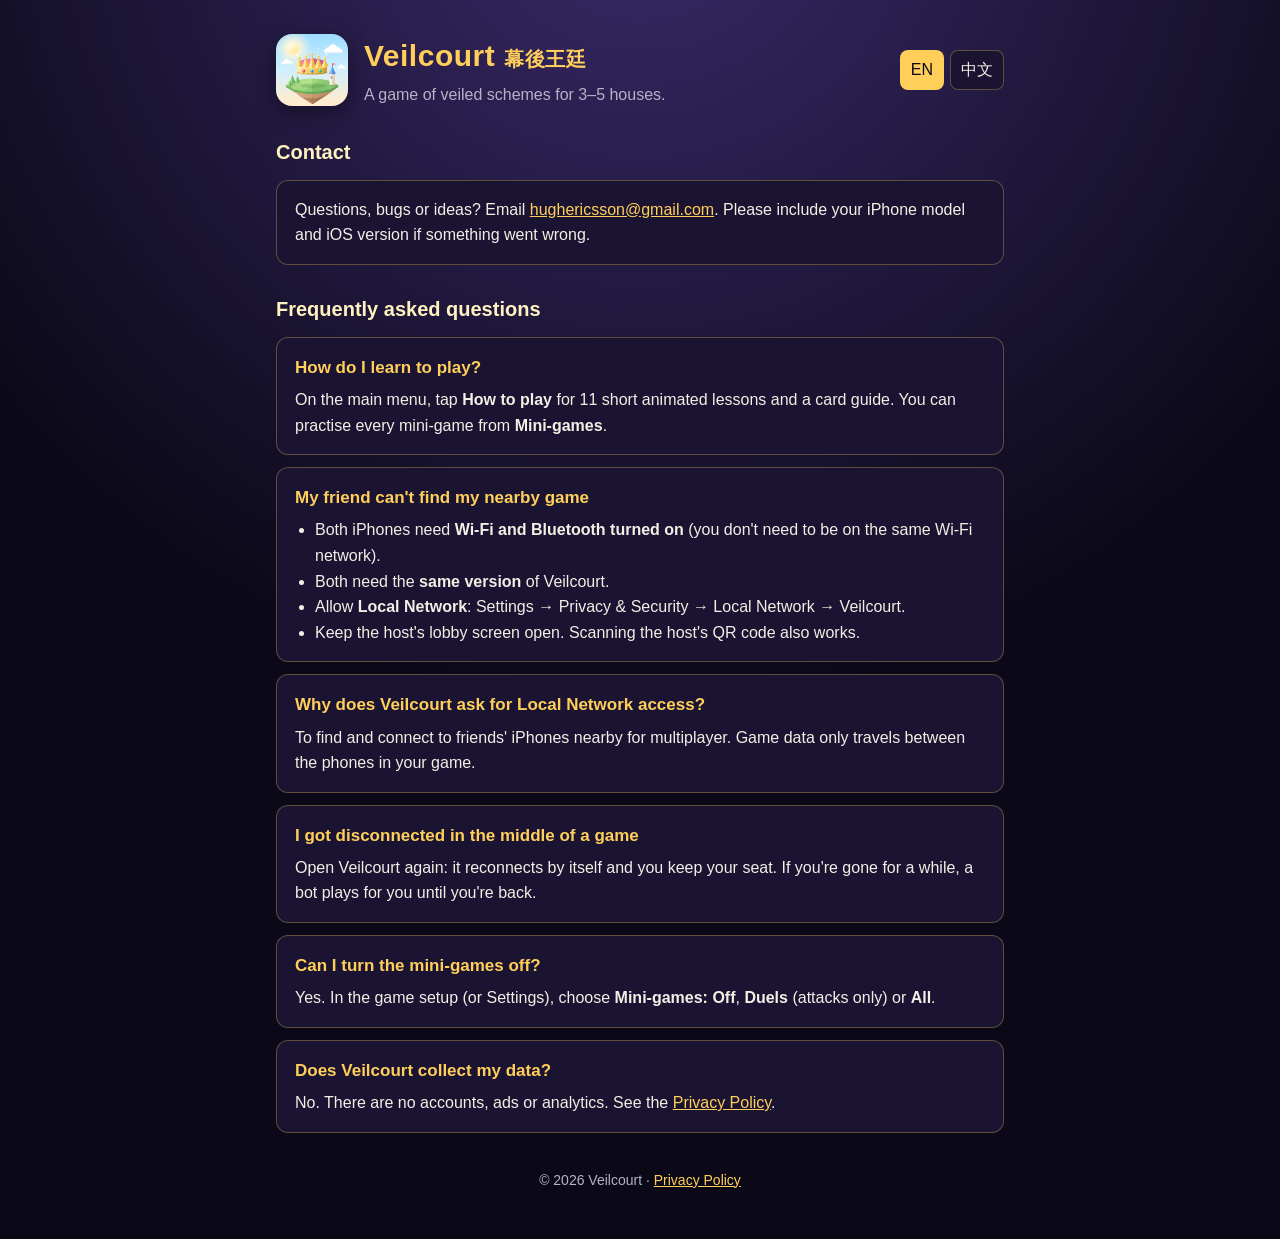
<file: index.html>
<!doctype html>
<html lang="en">
<head>
<meta charset="utf-8">
<meta name="viewport" content="width=device-width, initial-scale=1">
<title>Veilcourt — Support</title>
<link rel="stylesheet" href="style.css">
</head>
<body>
<main>
  <header>
    <img src="icon.png" alt="Veilcourt app icon">
    <div>
      <h1>Veilcourt <span style="font-size:20px">幕後王廷</span></h1>
      <p class="tag" lang="en">A game of veiled schemes for 3–5 houses.</p>
      <p class="tag" lang="zh-Hant">3–5 個家族的幕後權謀遊戲。</p>
    </div>
    <div class="lang"><button data-l="en">EN</button><button data-l="zh">中文</button></div>
  </header>

  <section lang="en">
    <h2>Contact</h2>
    <div class="card"><p>Questions, bugs or ideas? Email <a href="mailto:hughericsson@gmail.com">hughericsson@gmail.com</a>. Please include your iPhone model and iOS version if something went wrong.</p></div>

    <h2>Frequently asked questions</h2>
    <div class="card"><h3>How do I learn to play?</h3><p>On the main menu, tap <b>How to play</b> for 11 short animated lessons and a card guide. You can practise every mini-game from <b>Mini-games</b>.</p></div>
    <div class="card"><h3>My friend can't find my nearby game</h3>
      <ul>
        <li>Both iPhones need <b>Wi-Fi and Bluetooth turned on</b> (you don't need to be on the same Wi-Fi network).</li>
        <li>Both need the <b>same version</b> of Veilcourt.</li>
        <li>Allow <b>Local Network</b>: Settings → Privacy &amp; Security → Local Network → Veilcourt.</li>
        <li>Keep the host's lobby screen open. Scanning the host's QR code also works.</li>
      </ul></div>
    <div class="card"><h3>Why does Veilcourt ask for Local Network access?</h3><p>To find and connect to friends' iPhones nearby for multiplayer. Game data only travels between the phones in your game.</p></div>
    <div class="card"><h3>I got disconnected in the middle of a game</h3><p>Open Veilcourt again: it reconnects by itself and you keep your seat. If you're gone for a while, a bot plays for you until you're back.</p></div>
    <div class="card"><h3>Can I turn the mini-games off?</h3><p>Yes. In the game setup (or Settings), choose <b>Mini-games: Off</b>, <b>Duels</b> (attacks only) or <b>All</b>.</p></div>
    <div class="card"><h3>Does Veilcourt collect my data?</h3><p>No. There are no accounts, ads or analytics. See the <a href="privacy.html">Privacy Policy</a>.</p></div>
  </section>

  <section lang="zh-Hant">
    <h2>聯絡我們</h2>
    <div class="card"><p>有問題、發現錯誤或有建議嗎？請寄信到 <a href="mailto:hughericsson@gmail.com">hughericsson@gmail.com</a>。如果遇到問題，請一併附上 iPhone 型號與 iOS 版本。</p></div>

    <h2>常見問題</h2>
    <div class="card"><h3>要怎麼學會玩？</h3><p>在主選單點 <b>遊戲教學</b>，有 11 段簡短的動畫教學和卡牌圖鑑。每個小遊戲都可以在 <b>小遊戲</b> 裡練習。</p></div>
    <div class="card"><h3>朋友找不到我建立的附近房間</h3>
      <ul>
        <li>兩支 iPhone 都要<b>開啟 Wi-Fi 與藍牙</b>（不需要連上同一個 Wi-Fi 網路）。</li>
        <li>兩邊的幕後王廷要是<b>相同版本</b>。</li>
        <li>允許<b>區域網路</b>：設定 → 隱私權與安全性 → 區域網路 → 幕後王廷。</li>
        <li>主持人的房間畫面要保持開啟；掃描主持人的 QR 碼也可以加入。</li>
      </ul></div>
    <div class="card"><h3>為什麼幕後王廷要使用區域網路？</h3><p>為了尋找並連線到附近朋友的 iPhone 進行多人遊戲。遊戲資料只會在同一局的手機之間傳送。</p></div>
    <div class="card"><h3>遊戲進行到一半斷線了</h3><p>重新打開幕後王廷，它會自動重新連線，你的座位也會保留。如果離開較久，會由電腦暫時代打，直到你回來。</p></div>
    <div class="card"><h3>可以關掉小遊戲嗎？</h3><p>可以。在開局畫面（或設定）選擇 <b>小遊戲：關閉</b>、<b>對決</b>（只有攻擊時）或 <b>全部</b>。</p></div>
    <div class="card"><h3>幕後王廷會收集我的資料嗎？</h3><p>不會。沒有帳號、廣告或分析工具。詳見<a href="privacy.html">隱私權政策</a>。</p></div>
  </section>

  <footer>© 2026 Veilcourt · <a href="privacy.html"><span lang="en">Privacy Policy</span><span lang="zh-Hant">隱私權政策</span></a></footer>
</main>
<script src="lang.js"></script>
</body>
</html>
</file>
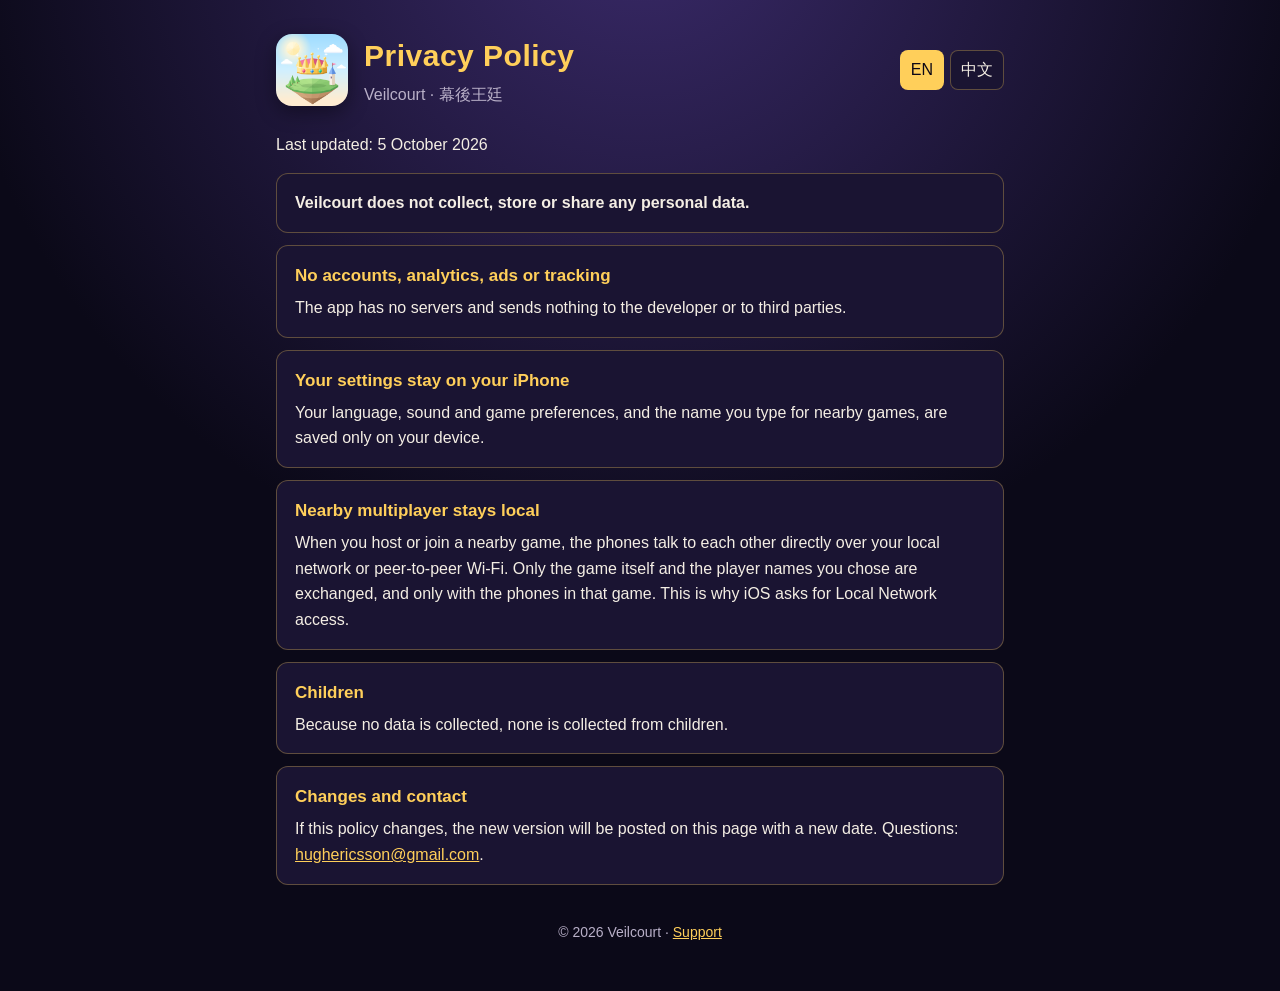
<file: privacy.html>
<!doctype html>
<html lang="en">
<head>
<meta charset="utf-8">
<meta name="viewport" content="width=device-width, initial-scale=1">
<title>Veilcourt — Privacy Policy</title>
<link rel="stylesheet" href="style.css">
</head>
<body>
<main>
  <header>
    <img src="icon.png" alt="Veilcourt app icon">
    <div>
      <h1><span lang="en">Privacy Policy</span><span lang="zh-Hant">隱私權政策</span></h1>
      <p class="tag">Veilcourt · 幕後王廷</p>
    </div>
    <div class="lang"><button data-l="en">EN</button><button data-l="zh">中文</button></div>
  </header>

  <section lang="en">
    <p>Last updated: 5 October 2026</p>
    <div class="card"><p><b>Veilcourt does not collect, store or share any personal data.</b></p></div>
    <div class="card"><h3>No accounts, analytics, ads or tracking</h3><p>The app has no servers and sends nothing to the developer or to third parties.</p></div>
    <div class="card"><h3>Your settings stay on your iPhone</h3><p>Your language, sound and game preferences, and the name you type for nearby games, are saved only on your device.</p></div>
    <div class="card"><h3>Nearby multiplayer stays local</h3><p>When you host or join a nearby game, the phones talk to each other directly over your local network or peer-to-peer Wi-Fi. Only the game itself and the player names you chose are exchanged, and only with the phones in that game. This is why iOS asks for Local Network access.</p></div>
    <div class="card"><h3>Children</h3><p>Because no data is collected, none is collected from children.</p></div>
    <div class="card"><h3>Changes and contact</h3><p>If this policy changes, the new version will be posted on this page with a new date. Questions: <a href="mailto:hughericsson@gmail.com">hughericsson@gmail.com</a>.</p></div>
  </section>

  <section lang="zh-Hant">
    <p>最後更新：2026 年 10 月 5 日</p>
    <div class="card"><p><b>幕後王廷不會收集、儲存或分享任何個人資料。</b></p></div>
    <div class="card"><h3>沒有帳號、分析、廣告或追蹤</h3><p>本 App 沒有任何伺服器，不會傳送任何資料給開發者或第三方。</p></div>
    <div class="card"><h3>你的設定只存在你的 iPhone 上</h3><p>語言、音效與遊戲偏好設定，以及你為附近遊戲輸入的名字，都只儲存在你的裝置上。</p></div>
    <div class="card"><h3>附近多人遊戲只在本地進行</h3><p>建立或加入附近房間時，手機之間會透過你的區域網路或點對點 Wi-Fi 直接連線。交換的只有遊戲本身與你選擇的玩家名稱，而且只限同一局的手機。這也是 iOS 會詢問「區域網路」權限的原因。</p></div>
    <div class="card"><h3>兒童</h3><p>由於本 App 不收集任何資料，因此也不會收集兒童的資料。</p></div>
    <div class="card"><h3>政策變更與聯絡方式</h3><p>若本政策有所變更，新版本會連同新的日期公布在此頁。如有疑問，請寄信至 <a href="mailto:hughericsson@gmail.com">hughericsson@gmail.com</a>。</p></div>
  </section>

  <footer>© 2026 Veilcourt · <a href="index.html"><span lang="en">Support</span><span lang="zh-Hant">支援</span></a></footer>
</main>
<script src="lang.js"></script>
</body>
</html>
</file>
<file: style.css>
:root { --bg: #0b0918; --panel: #1a1432; --gold: #ffcf5a; --gold-light: #fff2c0; --text: #f4eee4; --muted: #b9b0c8; --line: rgba(255, 207, 90, .3); }
* { box-sizing: border-box; }
body { margin: 0; background: radial-gradient(circle at 50% -10%, #3a2a6a 0%, var(--bg) 55%); color: var(--text);
       font: 16px/1.6 -apple-system, BlinkMacSystemFont, "PingFang TC", "Helvetica Neue", sans-serif; min-height: 100vh; }
main { max-width: 760px; margin: 0 auto; padding: 32px 16px 48px; }
header { display: flex; align-items: center; gap: 16px; margin-bottom: 24px; }
header img { width: 72px; height: 72px; border-radius: 16px; box-shadow: 0 6px 20px rgba(0,0,0,.4); }
h1 { margin: 0; color: var(--gold); font-size: 30px; letter-spacing: .5px; }
.tag { margin: 2px 0 0; color: var(--muted); }
h2 { color: var(--gold-light); font-size: 20px; margin: 28px 0 10px; }
.card { background: var(--panel); border: 1px solid var(--line); border-radius: 12px; padding: 16px 18px; margin: 12px 0; }
.card h3 { margin: 0 0 6px; font-size: 17px; color: var(--gold); }
.card p, .card ul { margin: 0; }
ul { padding-left: 20px; }
a { color: var(--gold); }
.lang { margin-left: auto; display: flex; gap: 6px; }
.lang button { background: var(--panel); color: var(--text); border: 1px solid var(--line); border-radius: 8px; padding: 6px 10px; font: inherit; cursor: pointer; }
.lang button[aria-pressed="true"] { background: var(--gold); color: #0d0816; }
footer { margin-top: 36px; color: var(--muted); font-size: 14px; text-align: center; }
/* Language switching: only text blocks inside <body> are hidden, never the page itself. */
body:not(.zh) [lang="zh-Hant"], body.zh [lang="en"] { display: none !important; }
</file>
